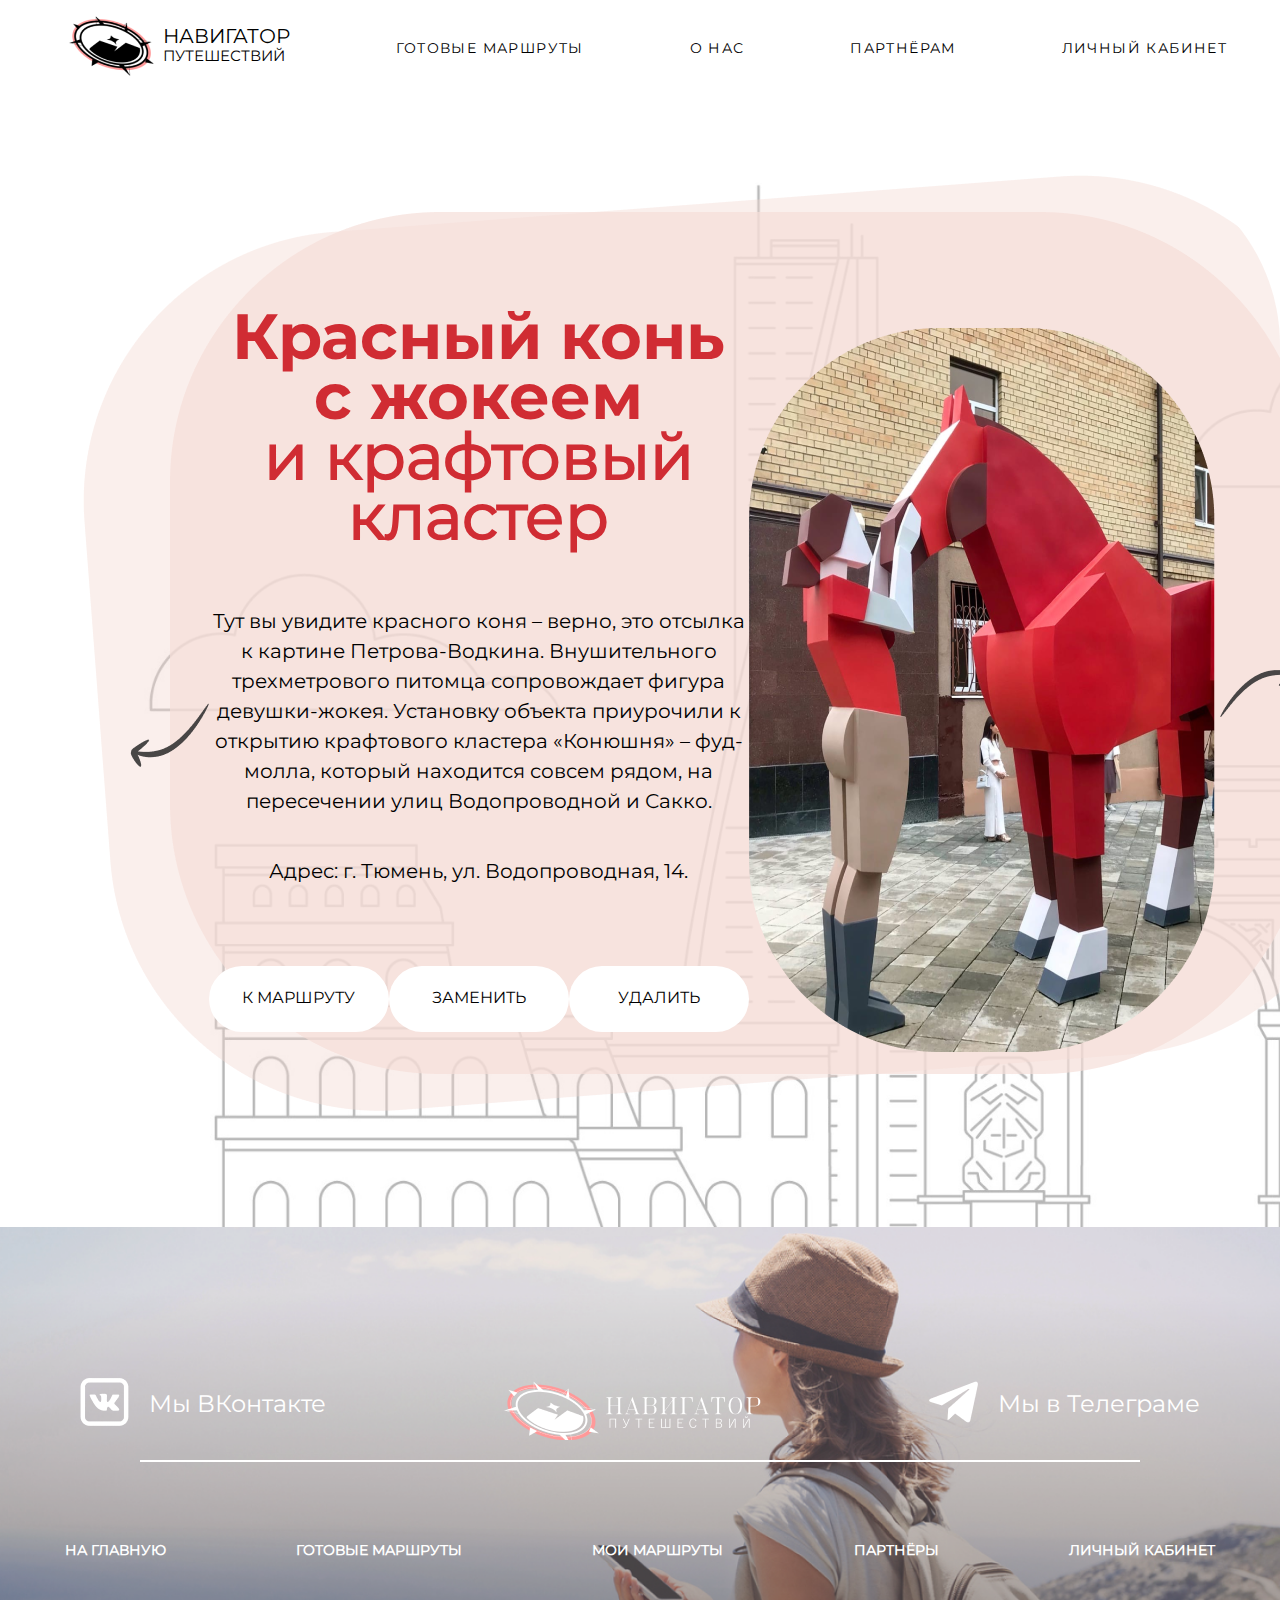
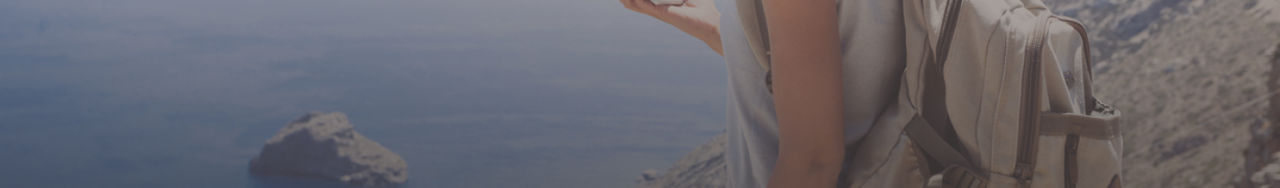
<file: routes/tyumen/unusual_tyumen/art_tymen.html>
<!DOCTYPE html>
<html lang="en">

<head>
    <meta charset="UTF-8">
    <meta http-equiv="X-UA-Compatible" content="IE=edge">
    <meta name="viewport" content="width=device-width, initial-scale=1.0">
    <title>Куда сходить в Тюмени, готовые маршруты: фигура красного коня</title>
    <meta name="keywords" content="Скульптуры Тюмени, арт-объекты Тюмени, памятники Тюмени">
    <meta name="description"
        content="Фигура красного коня с жокеем – необычный арт-объект, располагающийся на Водопроводной улице в Тюмни возле кластера «Конюшня»." />
    <link rel="shortcut icon" href="../../../img/logo_card_1.png" type="image/x-icon">
    <link rel="stylesheet" href="../../../css/the_route_object_next.css">
    <link rel="stylesheet" href="../../../css/footer.css">
    <script src="https://yastatic.net/share2/share.js" defer></script>
    <!-- Yandex.Metrika counter -->
    <script type="text/javascript">
        (function (m, e, t, r, i, k, a) {
            m[i] = m[i] || function () { (m[i].a = m[i].a || []).push(arguments) };
            m[i].l = 1 * new Date();
            for (var j = 0; j < document.scripts.length; j++) { if (document.scripts[j].src === r) { return; } }
            k = e.createElement(t), a = e.getElementsByTagName(t)[0], k.async = 1, k.src = r, a.parentNode.insertBefore(k, a)
        })
            (window, document, "script", "https://mc.yandex.ru/metrika/tag.js", "ym");

        ym(91458664, "init", {
            clickmap: true,
            trackLinks: true,
            accurateTrackBounce: true,
            webvisor: true
        });
    </script>
    <noscript>
        <div><img src="https://mc.yandex.ru/watch/91458664" style="position:absolute; left:-9999px;" alt="" /></div>
    </noscript>
    <!-- /Yandex.Metrika counter -->
</head>

<body>
    <header class="header">
        <div class="container">
            <div class="header_menu">
                <ul class="menu_list">
                    <li class="menu_item">
                        <div class="logo"><a href="../../../index.html" class="link_logo"><img
                                    src="../../../img/logo_card_1.png" alt="no img" class="img_1">
                                <div class="text_logo">
                                    <p style="font-weight: 500; font-size: 20px; line-height: 30px; color: #000000;">
                                        НАВИГАТОР</p>
                                    <p style="font-weight: 400; font-size: 15px; line-height: 10px; color: #000000;">
                                        ПУТЕШЕСТВИЙ</p>
                                </div>
                            </a></div>
                    </li>
                    <li class="menu_item"><a href="../../../ready-made_routes.html" class="menu_link">Готовые
                            маршруты</a>
                    </li>
                    <li class="menu_item"><a href="../../../index.html#difference" class="menu_link">О нас</a></li>
                    <li class="menu_item"><a href="#" class="menu_link">Партнёрам</a></li>
                    <li class="menu_item"><a href="#" class="menu_link">Личный кабинет</a></li>
                </ul>
            </div>
        </div>
    </header>

    <main class="main">

        <div class="container">
            <div class="card_content">
                <div class="card_content_left">
                    <div class="next"><a href="./bulvar.html"><img src="../../../img/strelka_pred.png" alt=""></a></div>
                    <div class="wrap_content_left">
                        <h2 class="card_h2_1"
                            style=" color: rgba(208, 44, 51, 1); font-weight: 800; font-size: 64px; line-height: 60px; font-family: 'Montserrat_bold';">
                            Красный конь с жокеем</h2>
                        <h2 class="card_h2_1"
                            style="color: rgba(208, 44, 51, 1); font-size: 64px; line-height: 60px; font-family: 'Montserrat';">
                            и крафтовый кластер</h2>

                        <p class="text_card_1" style="padding-top: 60px;">Тут вы увидите красного коня – верно, это
                            отсылка к картине Петрова-Водкина. Внушительного трехметрового питомца сопровождает фигура
                            девушки-жокея. Установку объекта приурочили к открытию крафтового кластера «Конюшня» –
                            фуд-молла, который находится совсем рядом, на пересечении улиц Водопроводной и Сакко.</p>
                        <div class="link_card">
                            <p class="text_card_2" style="padding-top: 40px;">Адрес: г. Тюмень, ул. Водопроводная, 14.
                            <div class="ya-share2" data-services="vkontakte,odnoklassniki,telegram"></div>
                            </p>
                        </div>

                        <div class="navigation">

                            <ul class="navigation_list">
                                <li class="navigation_item">
                                    <a href="./the_route_is_unusual_tyumen.html" class="navigation_link">К МАРШРУТУ</a>
                                </li>
                                <li class="navigation_item">
                                    <a href="#" class="navigation_link">ЗАМЕНИТЬ</a>
                                </li>
                                <li class="navigation_item">
                                    <a href="#" class="navigation_link">УДАЛИТЬ</a>
                                </li>
                            </ul>
                        </div>
                    </div>
                </div>
                <div class="card_content_right">
                    <div><img src="../../../img/art_tymen.png" alt="no img"></div>
                    <div class="next"><a href="./bridge_of_lovers_Tyumen.html"><img src="../../../img/strelka_next.png"
                                alt=""></a></div>
                </div>
            </div>
        </div>
    </main>
    <footer>
        <section class="footer">
            <div class="container">
                <ul class="footer_content_top">
                    <li class='footer_content_link'>
                        <a href="https://vk.com/public216475449"><img src="../../../img/Rectangle 586.png"
                                alt="no img"></a>
                        <a href="https://vk.com/public216475449" class='footer_content_link_text'>Мы ВКонтакте</a>
                    </li>
                    <li>
                        <a href="../../../index.html"><img src="../../../img/logo_footer.png" alt="no img"></a>
                    </li>
                    <li class='footer_content_link'>
                        <a href="#"><img src="../../../img/image 39.png" alt="no img"></a>
                        <a href="#" class='footer_content_link_text'>
                            Мы в Телеграме
                        </a>
                    </li>
                </ul>
            </div>
            <div class="bottom"></div>
            <div class="footer_menu">
                <div class="container">
                    <ul class="menu_list_footer">
                        <li class="menu_item_footer"><a href="../../../index.html" class="menu_link_footer">На
                                главную</a>
                        </li>
                        <li class="menu_item_footer"><a href="../../../ready-made_routes.html"
                                class="menu_link_footer">Готовые
                                маршруты</a>
                        </li>
                        <li class="menu_item_footer"><a href="#" class="menu_link_footer">Мои маршруты</a></li>
                        <li class="menu_item_footer"><a href="#" class="menu_link_footer">Партнёры</a></li>
                        <li class="menu_item_footer"><a href="#" class="menu_link_footer">Личный кабинет</a></li>
                    </ul>
                </div>
            </div>
        </section>
    </footer>
</body>

</html>
</file>
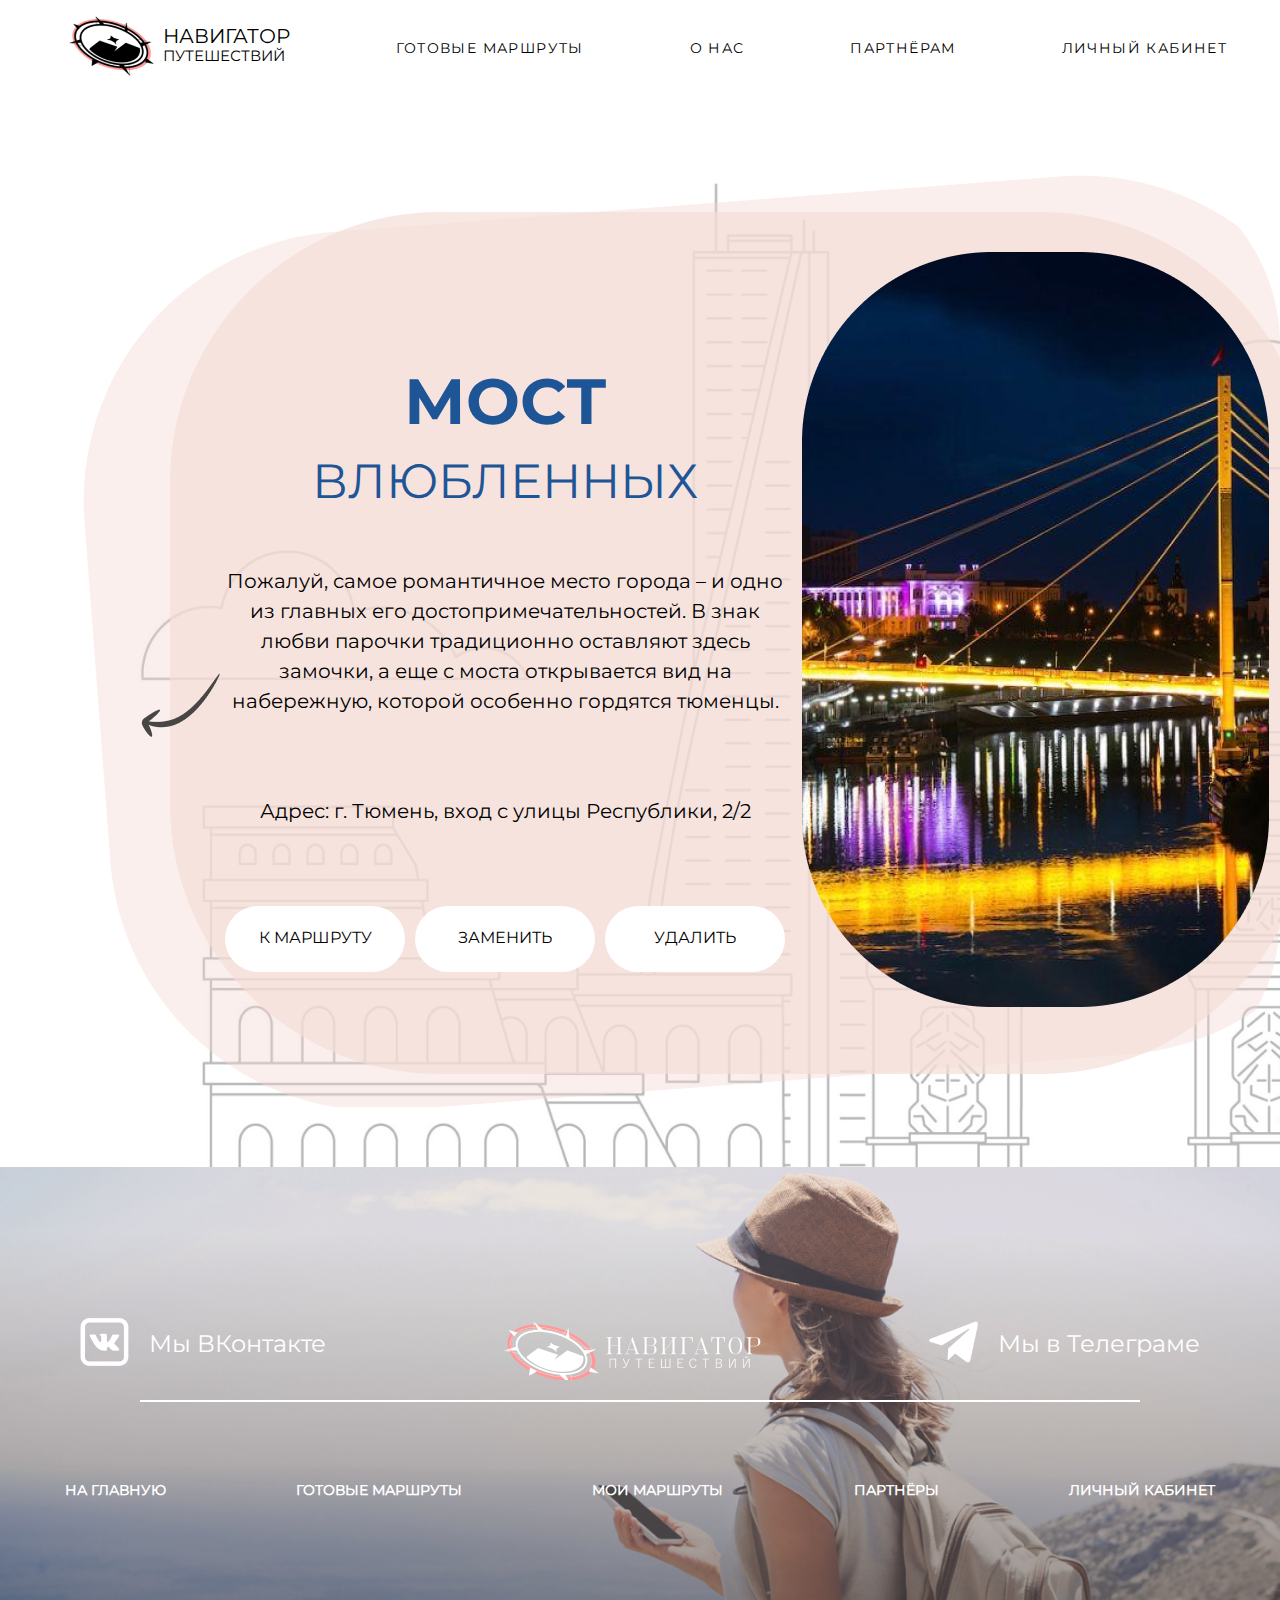
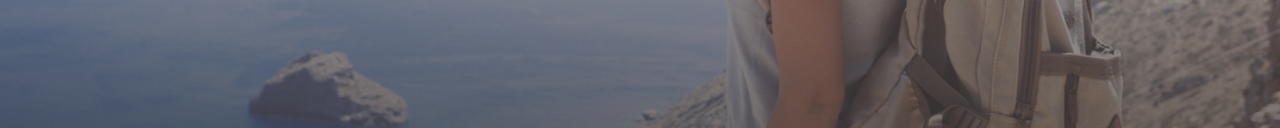
<file: routes/tyumen/unusual_tyumen/bridge_of_lovers_Tyumen.html>
<!DOCTYPE html>
<html lang="en">

<head>
    <meta charset="UTF-8">
    <meta http-equiv="X-UA-Compatible" content="IE=edge">
    <meta name="viewport" content="width=device-width, initial-scale=1.0">
    <title>Куда сходить в Тюмени, готовые маршруты: мост влюбленных</title>
    <meta name="keywords"
        content="Красивые места Тюмени, куда сходить на свидание в Тюмени, мост влюбленных в Тюмени, мосты Тюмени">
    <meta name="description"
        content="Мост влюбленных – одно из самых романтичных мест Тюмени. Тут можно не только провести свидание, но и погулять, любуясь Турой и набережной." />
    <link rel="shortcut icon" href="../../../img/logo_card_1.png" type="image/x-icon">
    <link rel="stylesheet" href="../../../css/the_route_object_finish.css">
    <link rel="stylesheet" href="../../../css/footer.css">
    <script src="https://yastatic.net/share2/share.js" defer></script>
    <!-- Yandex.Metrika counter -->
    <script type="text/javascript">
        (function (m, e, t, r, i, k, a) {
            m[i] = m[i] || function () { (m[i].a = m[i].a || []).push(arguments) };
            m[i].l = 1 * new Date();
            for (var j = 0; j < document.scripts.length; j++) { if (document.scripts[j].src === r) { return; } }
            k = e.createElement(t), a = e.getElementsByTagName(t)[0], k.async = 1, k.src = r, a.parentNode.insertBefore(k, a)
        })
            (window, document, "script", "https://mc.yandex.ru/metrika/tag.js", "ym");

        ym(91458664, "init", {
            clickmap: true,
            trackLinks: true,
            accurateTrackBounce: true,
            webvisor: true
        });
    </script>
    <noscript>
        <div><img src="https://mc.yandex.ru/watch/91458664" style="position:absolute; left:-9999px;" alt="" /></div>
    </noscript>
    <!-- /Yandex.Metrika counter -->
</head>

<body>
    <header class="header">
        <div class="container">
            <div class="header_menu">
                <ul class="menu_list">
                    <li class="menu_item">
                        <div class="logo"><a href="../../../index.html" class="link_logo"><img
                                    src="../../../img/logo_card_1.png" alt="no img" class="img_1">
                                <div class="text_logo">
                                    <p style="font-weight: 500; font-size: 20px; line-height: 30px; color: #000000;">
                                        НАВИГАТОР</p>
                                    <p style="font-weight: 400; font-size: 15px; line-height: 10px; color: #000000;">
                                        ПУТЕШЕСТВИЙ</p>
                                </div>
                            </a></div>
                    </li>
                    <li class="menu_item"><a href="../../../ready-made_routes.html" class="menu_link">Готовые
                            маршруты</a>
                    </li>
                    <li class="menu_item"><a href="../../../index.html#difference" class="menu_link">О нас</a></li>
                    <li class="menu_item"><a href="#" class="menu_link">Партнёрам</a></li>
                    <li class="menu_item"><a href="#" class="menu_link">Личный кабинет</a></li>
                </ul>
            </div>
        </div>
    </header>

    <main class="main">

        <div class="container">
            <div class="card_content">
                <div class="card_content_left">
                    <div class="next"><a href="./art_tymen.html"><img src="../../../img/strelka_pred.png" alt=""></a>
                    </div>
                    <div class="wrap_content_left">
                        <h2 class="card_h2_1"
                            style="font-style: bold; font-weight: 800; font-size: 64px; line-height: 30px; color: #1E5596; padding-top: 80px; font-family: 'Montserrat_bold'">
                            МОСТ
                        </h2>
                        <h2 class="card_h2_2"
                            style="font-style: normal; font-weight: 500; font-size: 48px; line-height: 30px; color: #1E5596;">
                            ВЛЮБЛЕННЫХ</h2>

                        <p class="text_card_1">Пожалуй, самое романтичное место города – и одно из главных его
                            достопримечательностей. В знак любви парочки традиционно оставляют здесь замочки, а еще с
                            моста открывается вид на набережную, которой особенно гордятся тюменцы.</p>
                        <p class="text_card_2" style="padding-top: 80px;">Адрес: г. Тюмень, вход с улицы Республики, 2/2
                        <div class="ya-share2" data-services="vkontakte,odnoklassniki,telegram"></div>
                        </p>

                        <div class="navigation">

                            <ul class="navigation_list">
                                <li class="navigation_item">
                                    <a href="./the_route_is_unusual_tyumen.html" class="navigation_link">К МАРШРУТУ</a>
                                </li>
                                <li class="navigation_item">
                                    <a href="#" class="navigation_link">ЗАМЕНИТЬ</a>
                                </li>
                                <li class="navigation_item">
                                    <a href="#" class="navigation_link">УДАЛИТЬ</a>
                                </li>
                            </ul>
                        </div>
                    </div>
                </div>
                <div class="card_content_right" style="padding-top: 0;">
                    <div><img src="../../../img/most_tymen.png" alt="no img"></div>
                </div>
            </div>
        </div>
    </main>
    <footer>
        <section class="footer">
            <div class="container">
                <ul class="footer_content_top">
                    <li class='footer_content_link'>
                        <a href="https://vk.com/public216475449"><img src="../../../img/Rectangle 586.png"
                                alt="no img"></a>
                        <a href="https://vk.com/public216475449" class='footer_content_link_text'>Мы ВКонтакте</a>
                    </li>
                    <li>
                        <a href="../../../index.html"><img src="../../../img/logo_footer.png" alt="no img"></a>
                    </li>
                    <li class='footer_content_link'>
                        <a href="#"><img src="../../../img/image 39.png" alt="no img"></a>
                        <a href="#" class='footer_content_link_text'>
                            Мы в Телеграме
                        </a>
                    </li>
                </ul>
            </div>
            <div class="bottom"></div>
            <div class="footer_menu">
                <div class="container">
                    <ul class="menu_list_footer">
                        <li class="menu_item_footer"><a href="../../../index.html" class="menu_link_footer">На
                                главную</a>
                        </li>
                        <li class="menu_item_footer"><a href="../../../ready-made_routes.html"
                                class="menu_link_footer">Готовые
                                маршруты</a>
                        </li>
                        <li class="menu_item_footer"><a href="#" class="menu_link_footer">Мои маршруты</a></li>
                        <li class="menu_item_footer"><a href="#" class="menu_link_footer">Партнёры</a></li>
                        <li class="menu_item_footer"><a href="#" class="menu_link_footer">Личный кабинет</a></li>
                    </ul>
                </div>
            </div>
        </section>
    </footer>
</body>

</html>
</file>
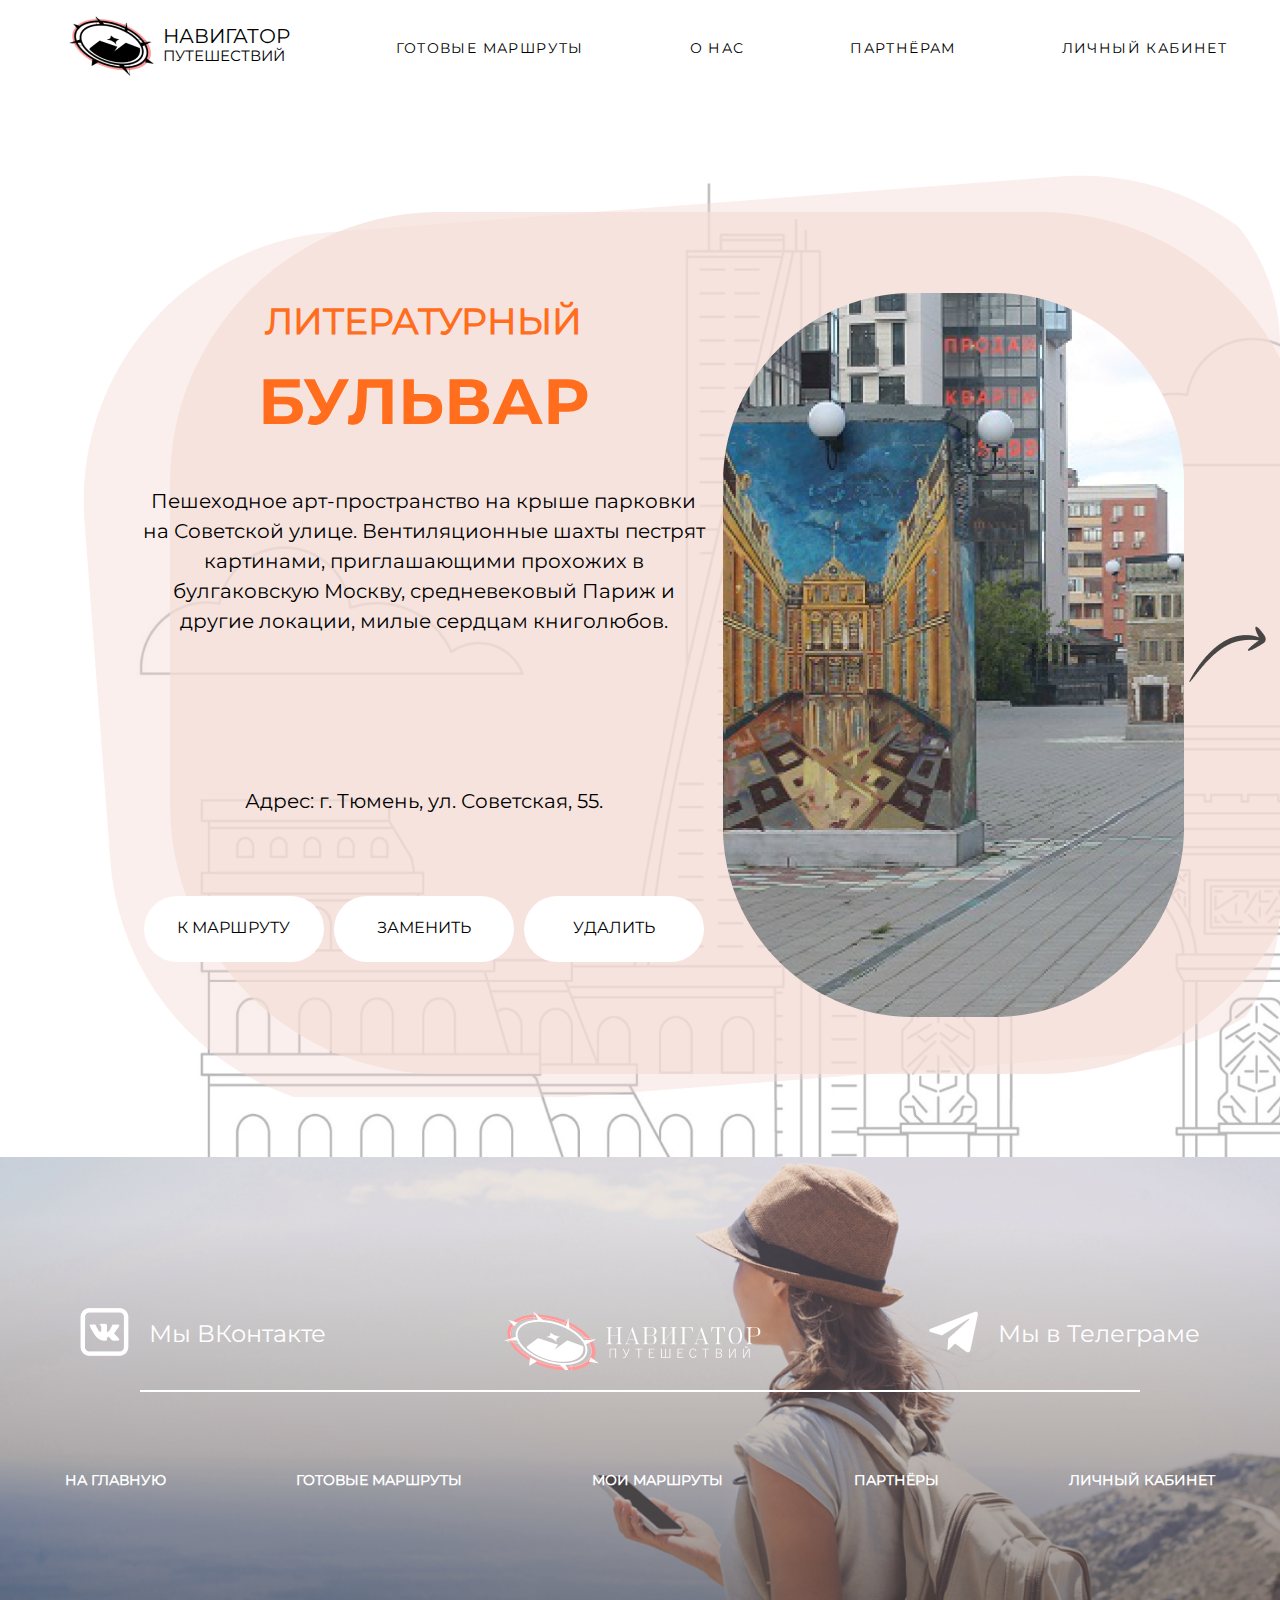
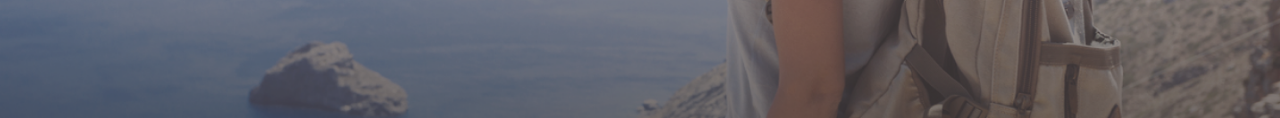
<file: routes/tyumen/unusual_tyumen/bulvar.html>
<!DOCTYPE html>
<html lang="en">

<head>
    <meta charset="UTF-8">
    <meta http-equiv="X-UA-Compatible" content="IE=edge">
    <meta name="viewport" content="width=device-width, initial-scale=1.0">
    <title>Куда сходить в Тюмени, готовые маршруты: Литературный бульвар</title>
    <meta name="keywords"
        content="Арт-объекты Тюмени, арт-пространства Тюмени, Литературный бульвар в Тюмени, необычные места Тюмени">
    <meta name="description"
        content="Литературный бульвар – одна из главных достопримечательностей Тюмени. Это модный арт-объект в центре города, куда можно попасть бесплатно." />
    <link rel="shortcut icon" href="../../../img/logo_card_1.png" type="image/x-icon">
    <link rel="stylesheet" href="../../../css/the_route_object_start.css">
    <link rel="stylesheet" href="../../../css/footer.css">
    <script src="https://yastatic.net/share2/share.js" defer></script>
    <!-- Yandex.Metrika counter -->
    <script type="text/javascript">
        (function (m, e, t, r, i, k, a) {
            m[i] = m[i] || function () { (m[i].a = m[i].a || []).push(arguments) };
            m[i].l = 1 * new Date();
            for (var j = 0; j < document.scripts.length; j++) { if (document.scripts[j].src === r) { return; } }
            k = e.createElement(t), a = e.getElementsByTagName(t)[0], k.async = 1, k.src = r, a.parentNode.insertBefore(k, a)
        })
            (window, document, "script", "https://mc.yandex.ru/metrika/tag.js", "ym");

        ym(91458664, "init", {
            clickmap: true,
            trackLinks: true,
            accurateTrackBounce: true,
            webvisor: true
        });
    </script>
    <noscript>
        <div><img src="https://mc.yandex.ru/watch/91458664" style="position:absolute; left:-9999px;" alt="" /></div>
    </noscript>
    <!-- /Yandex.Metrika counter -->
</head>

<body>
    <header class="header">
        <div class="container">
            <div class="header_menu">
                <ul class="menu_list">
                    <li class="menu_item">
                        <div class="logo"><a href="../../../index.html" class="link_logo"><img
                                    src="../../../img/logo_card_1.png" alt="no img" class="img_1">
                                <div class="text_logo">
                                    <p style="font-weight: 500; font-size: 20px; line-height: 30px; color: #000000;">
                                        НАВИГАТОР</p>
                                    <p style="font-weight: 400; font-size: 15px; line-height: 10px; color: #000000;">
                                        ПУТЕШЕСТВИЙ</p>
                                </div>
                            </a></div>
                    </li>
                    <li class="menu_item"><a href="../../../ready-made_routes.html" class="menu_link">Готовые
                            маршруты</a>
                    </li>
                    <li class="menu_item"><a href="../../../index.html#difference" class="menu_link">О нас</a></li>
                    <li class="menu_item"><a href="#" class="menu_link">Партнёрам</a></li>
                    <li class="menu_item"><a href="#" class="menu_link">Личный кабинет</a></li>
                </ul>
            </div>
        </div>
    </header>

    <main class="main">

        <div class="container">
            <div class="card_content">
                <div class="card_content_left">
                    <h2 class="card_h2_1">ЛИТЕРАТУРНЫЙ</h2>
                    <h2 class="card_h2_2" style="font-family: 'Montserrat_bold'">БУЛЬВАР</h2>

                    <p class="text_card_1">Пешеходное арт-пространство на крыше парковки на Советской улице.
                        Вентиляционные шахты пестрят картинами, приглашающими прохожих в булгаковскую Москву,
                        средневековый Париж и другие локации, милые сердцам книголюбов.</p>
                    <p class="text_card_2">Адрес: г. Тюмень, ул. Советская, 55.
                    <div class="ya-share2" data-services="vkontakte,odnoklassniki,telegram"></div>
                    </p>

                    <div class="navigation">

                        <ul class="navigation_list">
                            <li class="navigation_item">
                                <a href="./the_route_is_unusual_tyumen.html" class="navigation_link">К МАРШРУТУ</a>
                            </li>
                            <li class="navigation_item">
                                <a href="#" class="navigation_link">ЗАМЕНИТЬ</a>
                            </li>
                            <li class="navigation_item">
                                <a href="#" class="navigation_link">УДАЛИТЬ</a>
                            </li>
                        </ul>
                    </div>
                </div>
                <div class="card_content_right">
                    <div><img src="../../../img/bulvar.png" alt="no img"></div>
                    <div class="next"><a href="./art_tymen.html"><img src="../../../img/strelka_next.png" alt=""></a>
                    </div>
                </div>
            </div>
        </div>
    </main>
    <footer>
        <section class="footer">
            <div class="container">
                <ul class="footer_content_top">
                    <li class='footer_content_link'>
                        <a href="https://vk.com/public216475449"><img src="../../../img/Rectangle 586.png" alt="no img"></a>
                        <a href="https://vk.com/public216475449" class='footer_content_link_text'>Мы ВКонтакте</a>
                    </li>
                    <li>
                        <a href="../../../index.html"><img src="../../../img/logo_footer.png" alt="no img"></a>
                    </li>
                    <li class='footer_content_link'>
                        <a href="#"><img src="../../../img/image 39.png" alt="no img"></a>
                        <a href="#" class='footer_content_link_text'>
                            Мы в Телеграме
                        </a>
                    </li>
                </ul>
            </div>
            <div class="bottom"></div>
            <div class="footer_menu">
                <div class="container">
                    <ul class="menu_list_footer">
                        <li class="menu_item_footer"><a href="../../../index.html" class="menu_link_footer">На
                                главную</a>
                        </li>
                        <li class="menu_item_footer"><a href="../../../ready-made_routes.html"
                                class="menu_link_footer">Готовые
                                маршруты</a>
                        </li>
                        <li class="menu_item_footer"><a href="#" class="menu_link_footer">Мои маршруты</a></li>
                        <li class="menu_item_footer"><a href="#" class="menu_link_footer">Партнёры</a></li>
                        <li class="menu_item_footer"><a href="#" class="menu_link_footer">Личный кабинет</a></li>
                    </ul>
                </div>
            </div>
        </section>
    </footer>
</body>

</html>
</file>
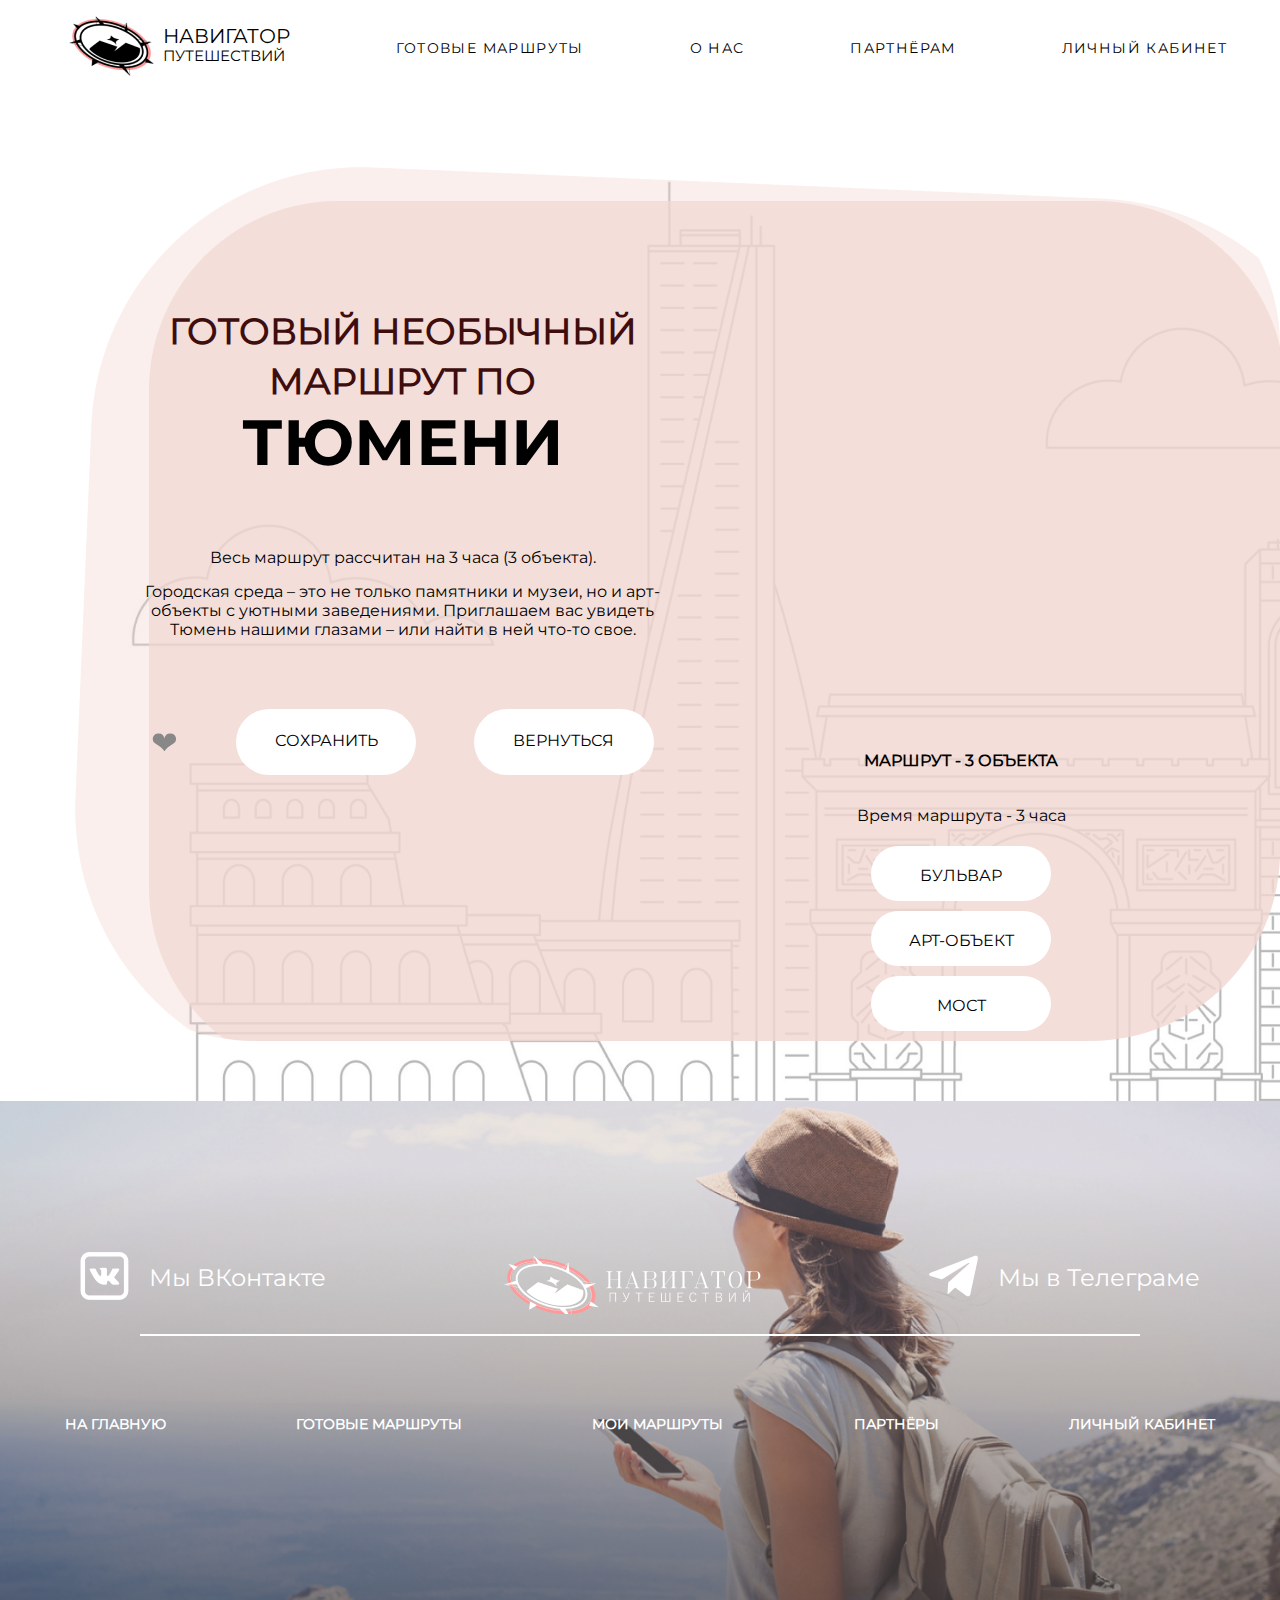
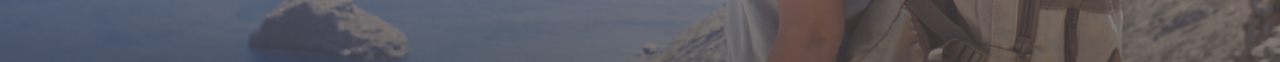
<file: routes/tyumen/unusual_tyumen/the_route_is_unusual_tyumen.html>
<!DOCTYPE html>
<html lang="en">

<head>
    <meta charset="UTF-8">
    <meta http-equiv="X-UA-Compatible" content="IE=edge">
    <meta name="viewport" content="width=device-width, initial-scale=1.0">
    <title>Куда сходить в Тюмени, готовые маршруты: Travel Navigator</title>
    <meta name="keywords"
        content="Куда сходить в Тюмени, экскурсия по Тюмени, маршрут по Тюмени, достопримечательности Тюмени, отдых в Тюмени, отпуск в Тюмени">
    <meta name="description"
        content="Достопримечательности Тюмени: предлагаем готовые маршруты или создаем новые по вашим критериям. Рассказываем, куда сходить в Тюмени.">
    <link rel="shortcut icon" href="../../../img/logo_card_1.png" type="image/x-icon">
    <link rel="stylesheet" href="../../../css/the_route.css">
    <link rel="stylesheet" href="../../../css/footer.css">
    <!-- Yandex.Metrika counter -->
    <script type="text/javascript">
        (function (m, e, t, r, i, k, a) {
            m[i] = m[i] || function () { (m[i].a = m[i].a || []).push(arguments) };
            m[i].l = 1 * new Date();
            for (var j = 0; j < document.scripts.length; j++) { if (document.scripts[j].src === r) { return; } }
            k = e.createElement(t), a = e.getElementsByTagName(t)[0], k.async = 1, k.src = r, a.parentNode.insertBefore(k, a)
        })
            (window, document, "script", "https://mc.yandex.ru/metrika/tag.js", "ym");

        ym(91458664, "init", {
            clickmap: true,
            trackLinks: true,
            accurateTrackBounce: true,
            webvisor: true
        });
    </script>
    <noscript>
        <div><img src="https://mc.yandex.ru/watch/91458664" style="position:absolute; left:-9999px;" alt="" /></div>
    </noscript>
    <!-- /Yandex.Metrika counter -->
    <script src="https://api-maps.yandex.ru/2.1/?apikey=95509bbe-d697-4f65-8614-e4b67e8735ae&lang=ru_RU"
        type="text/javascript">
        </script>
    <script src="../../../js/icon_customImage.js" type="text/javascript"></script>

</head>

<body>
    <header class="header">
        <div class="container">
            <div class="header_menu">
                <ul class="menu_list">
                    <li class="menu_item">
                        <div class="logo"><a href="../../../index.html" class="link_logo"><img
                                    src="../../../img/logo_card_1.png" alt="no img" class="img_1">
                                <div class="text_logo">
                                    <p style="font-weight: 500; font-size: 20px; line-height: 30px; color: #000000;">
                                        НАВИГАТОР</p>
                                    <p style="font-weight: 400; font-size: 15px; line-height: 10px; color: #000000;">
                                        ПУТЕШЕСТВИЙ</p>
                                </div>
                            </a></div>
                    </li>
                    <li class="menu_item"><a href="../../../ready-made_routes.html" class="menu_link">Готовые
                            маршруты</a>
                    </li>
                    <li class="menu_item"><a href="../../../index.html#difference" class="menu_link">О нас</a></li>
                    <li class="menu_item"><a href="#" class="menu_link">Партнёрам</a></li>
                    <li class="menu_item"><a href="#" class="menu_link">Личный кабинет</a></li>
                </ul>
            </div>
        </div>
    </header>
    <main class="main">
        <div class="container">
            <div class="card_content">
                <div class="card_content_left">
                    <h2 class="card_h2_1">ГОТОВЫЙ НЕОБЫЧНЫЙ</h2>
                    <h2 class="card_h2_1">МАРШРУТ ПО</h2>
                    <h2 class="card_h1" style="font-family: 'Montserrat_bold'">ТЮМЕНИ</h2>

                    <p class="text_card_1">Весь маршрут рассчитан на 3 часа (3 объекта).</p>
                    <p class="text_card_2">Городская среда – это не только памятники и музеи, но и арт-объекты с уютными
                        заведениями. Приглашаем вас увидеть Тюмень нашими глазами – или найти в ней что-то свое.
                    </p>

                    <div class="navigation">

                        <ul class="navigation_list">
                            <input id="toggle-heart" type="checkbox" />
                            <label for="toggle-heart" aria-label="like">❤</label>
                            <li class="navigation_item">
                                <a href="#" class="navigation_link">СОХРАНИТЬ</a>
                            </li>
                            <li class="navigation_item">
                                <a onclick="javascript:history.back(); return false;" class="navigation_link"
                                    style="cursor: pointer;">ВЕРНУТЬСЯ</a>
                            </li>
                        </ul>
                    </div>
                </div>
                <div class="card_content_right">
                    <!-- <div><img src="../../../img/carta_tymen.png" alt="no img"></div> -->
                    <div id="map"></div>
                    <div class="right_tex_1">Маршрут - 3 объекта</div>
                    <div class="right_text_2">Время маршрута - 3 часа</div>
                    <div class="navigation_right">
                        <ul class="navigation_list_right">
                            <li class="navigation_item_right"><a href="./bulvar.html"
                                    class="navigation_link_right">БУЛЬВАР</a>
                            </li>
                            <li class="navigation_item_right">
                                <a href="./art_tymen.html" class="navigation_link_right">АРТ-ОБЪЕКТ</a>
                            </li>
                            <li class="navigation_item_right">
                                <a href="./bridge_of_lovers_Tyumen.html" class="navigation_link_right">МОСТ</a>
                            </li>
                        </ul>
                    </div>
                </div>
            </div>
        </div>
    </main>
    <footer>
        <section class="footer">
            <div class="container">
                <ul class="footer_content_top">
                    <li class='footer_content_link'>
                        <a href="https://vk.com/public216475449"><img src="../../../img/Rectangle 586.png"
                                alt="no img"></a>
                        <a href="https://vk.com/public216475449" class='footer_content_link_text'>Мы ВКонтакте</a>
                    </li>
                    <li>
                        <a href="../../../index.html"><img src="../../../img/logo_footer.png" alt="no img"></a>
                    </li>
                    <li class='footer_content_link'>
                        <a href="#"><img src="../../../img/image 39.png" alt="no img"></a>
                        <a href="#" class='footer_content_link_text'>
                            Мы в Телеграме
                        </a>
                    </li>
                </ul>
            </div>
            <div class="bottom"></div>
            <div class="footer_menu">
                <div class="container">
                    <ul class="menu_list_footer">
                        <li class="menu_item_footer"><a href="../../../index.html" class="menu_link_footer">На
                                главную</a>
                        </li>
                        <li class="menu_item_footer"><a href="../../../ready-made_routes.html"
                                class="menu_link_footer">Готовые
                                маршруты</a>
                        </li>
                        <li class="menu_item_footer"><a href="#" class="menu_link_footer">Мои маршруты</a></li>
                        <li class="menu_item_footer"><a href="#" class="menu_link_footer">Партнёры</a></li>
                        <li class="menu_item_footer"><a href="#" class="menu_link_footer">Личный кабинет</a></li>
                    </ul>
                </div>
            </div>
        </section>
    </footer>
</body>

</html>
</file>
<file: css/the_route_object_next.css>
@font-face {
    font-family: 'Montserrat';
    src: url('../fonts/Montserrat/Montserrat-VariableFont_wght.ttf');
    font-weight: normal;
    font-style: normal;
}

@font-face {
    font-family: 'Montserrat_bold';
    src: url('../fonts/Montserrat/static/Montserrat-Bold.ttf');
    font-weight: normal;
    font-style: normal;
}

* {
    margin: 0;
    padding: 0;

}

body {
    font-family: 'Montserrat';
    color: rgba(0, 0, 0, 1);
}

.container {
    max-width: 1366px;
    margin: 0 auto;
}

/* header */


.menu_list {
    display: flex;
    justify-content: space-around;
    text-decoration: none;
    list-style: none;
    align-items: center;

}

.menu_link {
    text-decoration: none;
    text-align: center;
    color: #000000;
    font-size: 14px;
    line-height: 96px;
    text-transform: uppercase;
    letter-spacing: 0.1em;

}

.link_logo {
    display: flex;
    text-decoration: none;
}

.logo {
    margin-bottom: 10px;
}

.text_logo {
    padding-top: 10px;
}

.img_1 {
    animation: img_1 5s infinite;
}

@-moz-keyframes img_1 {
    100% {
        -moz-transform: rotateY(360deg);
    }
}

@-webkit-keyframes img_1 {
    100% {
        -webkit-transform: rotateY(360deg);
    }
}

@keyframes img_1 {
    100% {
        -webkit-transform: rotateY(360deg);
        transform: rotateY(360deg);
    }
}

/* main */



.main {
    background-image: url('../img/fon_card.jpg');
    background-repeat: no-repeat;
    background-size: cover;
    padding-bottom: 60px;
}

.card_content {
    margin-top: 60px;
    background-image: url('../img/fon_card_3.png');
    background-repeat: no-repeat;
    max-width: auto;
    min-height: 130%;
    border-radius: 189px;
    display: flex;
    justify-content: space-evenly;
    margin-left: 5%;
}

.card_content_left {
    display: flex;
    align-items: center;
    padding-top: 150px;
    text-align: center;
    padding-left: 5%;
}

.card_h2_1 {
    font-weight: 600;
    font-size: 36px;
    line-height: 30px;
    color: rgba(255, 109, 29, 1);
}

.card_h2_2 {
    font-weight: 800;
    font-size: 64px;
    line-height: 30px;
    color: rgba(255, 109, 29, 1);
    padding-top: 50px;
}

.text_card_1,
.text_card_2 {
    max-width: 570px;
    font-weight: 400;
    font-size: 20px;
    line-height: 30px;
}

.text_card_1 {
    padding-top: 70px;
}

.text_card_2 {
    padding-top: 150px;
    align-items: center;
}

/* .link_card {
    display: flex;
    align-items: flex-end;
} */

.ya-share2 {
    padding-top: 10px;
}

.navigation {
    padding-top: 70px;
    padding-bottom: 135px;
}

.navigation_list {
    display: flex;
    flex-direction: row;
    justify-content: space-around;
    list-style: none;


}

.navigation_link {
    text-decoration: none;
    color: #000000;
    margin: 0 auto;
    margin-top: 22px;
    display: block;

}

.navigation_item {
    border-radius: 60px;
    background-color: #FFFF;
    width: 180px;
    height: 66px;
}

.navigation_item:hover {
    background-color: rgba(255, 182, 142, 1);
}

.card_content_right {
    display: flex;
    align-items: center;
    padding-top: 60px;
}

.next {
    padding-left: 5px;
}
</file>
<file: css/footer.css>
/* footer */

.footer {
    background-image: url('../img/footer.png');
    max-width: 100%;
    background-repeat: no-repeat;
    background-size: cover;
    background-color: #eeeeee;

}

.footer_content_top {
    list-style: none;
    display: flex;
    justify-content: space-around;
    padding-top: 135px;
    align-items: center;

}

.footer_content_link {
    display: flex;
    align-items: center;
}

.menu_list_footer {
    display: flex;
    justify-content: space-around;
    text-decoration: none;
    list-style: none;
    align-items: center;
    font-weight: 500;
    font-size: 14px;
    line-height: 96px;
    text-transform: uppercase;
    padding-bottom: 190px;
}

.menu_link_footer {
    text-decoration: none;
    text-align: center;
    color: rgb(255, 255, 255);
    font-weight: bold;
}

.footer_content_link_text {
    /* display: flex; */
    align-items: center;
    text-decoration: none;
    color: rgb(255, 255, 255);
    font-weight: 500;
    font-size: 24px;
    line-height: 30px;
    padding-left: 20px;
}

.bottom {
    border-bottom: 2px solid rgba(255, 255, 255, 1);
    width: 1000px;
    margin: 0 auto;
    padding-top: 15px;
}

.footer_menu {
    padding-top: 40px;
}

.menu_item_footer {
    font-size: 14px;
    line-height: 96px;
}

.menu_link_footer:hover,
.footer_content_link_text:hover {
    color: rgb(50, 49, 49);
}
</file>
<file: css/the_route_object_finish.css>
@font-face {
    font-family: 'Montserrat';
    src: url('../fonts/Montserrat/Montserrat-VariableFont_wght.ttf');
    font-weight: normal;
    font-style: normal;
}

@font-face {
    font-family: 'Montserrat_bold';
    src: url('../fonts/Montserrat/static/Montserrat-Bold.ttf');
    font-weight: normal;
    font-style: normal;
}

* {
    margin: 0;
    padding: 0;

}

body {
    font-family: 'Montserrat';
    color: rgba(0, 0, 0, 1);
}

.container {
    max-width: 1366px;
    margin: 0 auto;
}

/* header */


.menu_list {
    display: flex;
    justify-content: space-around;
    text-decoration: none;
    list-style: none;
    align-items: center;

}

.menu_link {
    text-decoration: none;
    text-align: center;
    color: #000000;
    font-size: 14px;
    line-height: 96px;
    text-transform: uppercase;
    letter-spacing: 0.1em;

}

.link_logo {
    display: flex;
    text-decoration: none;
}

.logo {
    margin-bottom: 10px;
}

.text_logo {
    padding-top: 10px;
}

.img_1 {
    animation: img_1 5s infinite;
}

@-moz-keyframes img_1 {
    100% {
        -moz-transform: rotateY(360deg);
    }
}

@-webkit-keyframes img_1 {
    100% {
        -webkit-transform: rotateY(360deg);
    }
}

@keyframes img_1 {
    100% {
        -webkit-transform: rotateY(360deg);
        transform: rotateY(360deg);
    }
}

/* main */



.main {
    background-image: url('../img/fon_card.jpg');
    background-repeat: no-repeat;
    background-size: cover;
    padding-bottom: 60px;
}

.card_content {
    margin-top: 60px;
    background-image: url('../img/fon_card_3.png');
    background-repeat: no-repeat;
    max-width: auto;
    min-height: 130%;
    border-radius: 189px;
    display: flex;
    justify-content: space-evenly;
    margin-left: 5%;
}

.card_content_left {
    display: flex;
    align-items: center;
    padding-top: 150px;
    text-align: center;
    padding-left: 5%;
}

.card_h2_1 {
    font-weight: 600;
    font-size: 36px;
    line-height: 30px;
    color: rgba(255, 109, 29, 1);
}

.card_h2_2 {
    font-weight: 800;
    font-size: 64px;
    line-height: 30px;
    color: rgba(255, 109, 29, 1);
    padding-top: 50px;
}

.text_card_1,
.text_card_2 {
    max-width: 570px;
    font-weight: 400;
    font-size: 20px;
    line-height: 30px;
}

.text_card_1 {
    padding-top: 70px;
}

.text_card_2 {
    padding-top: 150px;
    align-items: center;
}

/* .link_card {
    display: flex;
    align-items: flex-end;
} */

.ya-share2 {
    padding-top: 10px;
}

.navigation {
    padding-top: 70px;
    padding-bottom: 135px;
}

.navigation_list {
    display: flex;
    flex-direction: row;
    justify-content: space-around;
    list-style: none;


}

.navigation_link {
    text-decoration: none;
    color: #000000;
    margin: 0 auto;
    margin-top: 22px;
    display: block;

}

.navigation_item {
    border-radius: 60px;
    background-color: #FFFF;
    width: 180px;
    height: 66px;
}

.navigation_item:hover {
    background-color: rgba(255, 182, 142, 1);
}

.card_content_right {
    display: flex;
    align-items: center;
    padding-top: 60px;
}

.next {
    padding-left: 5px;
}
</file>
<file: css/the_route_object_start.css>
@font-face {
    font-family: 'Montserrat';
    src: url('../fonts/Montserrat/Montserrat-VariableFont_wght.ttf');
    font-weight: normal;
    font-style: normal;
}

@font-face {
    font-family: 'Montserrat_bold';
    src: url('../fonts/Montserrat/static/Montserrat-Bold.ttf');
    font-weight: normal;
    font-style: normal;
}

* {
    margin: 0;
    padding: 0;

}

body {
    font-family: 'Montserrat';
    color: rgba(0, 0, 0, 1);
}

.container {
    max-width: 1366px;
    margin: 0 auto;
}

/* header */


.menu_list {
    display: flex;
    justify-content: space-around;
    text-decoration: none;
    list-style: none;
    align-items: center;

}

.menu_link {
    text-decoration: none;
    text-align: center;
    color: #000000;
    font-size: 14px;
    line-height: 96px;
    text-transform: uppercase;
    letter-spacing: 0.1em;

}

.link_logo {
    display: flex;
    text-decoration: none;
}

.logo {
    margin-bottom: 10px;
}

.text_logo {
    padding-top: 10px;
}

.img_1 {
    animation: img_1 5s infinite;
}

@-moz-keyframes img_1 {
    100% {
        -moz-transform: rotateY(360deg);
    }
}

@-webkit-keyframes img_1 {
    100% {
        -webkit-transform: rotateY(360deg);
    }
}

@keyframes img_1 {
    100% {
        -webkit-transform: rotateY(360deg);
        transform: rotateY(360deg);
    }
}

/* main */



.main {
    background-image: url('../img/fon_card.jpg');
    background-repeat: no-repeat;
    background-size: cover;
    padding-bottom: 60px;
}

.card_content {
    margin-top: 60px;
    background-image: url('../img/fon_card_3.png');
    background-repeat: no-repeat;
    max-width: auto;
    min-height: 130%;
    border-radius: 189px;
    display: flex;
    justify-content: space-evenly;
    margin-left: 5%;
}

.card_content_left {
    padding-top: 150px;
    text-align: center;
    padding-left: 5%;
}

.card_h2_1 {
    font-weight: 600;
    font-size: 36px;
    line-height: 30px;
    color: rgba(255, 109, 29, 1);
}

.card_h2_2 {
    font-weight: 800;
    font-size: 64px;
    line-height: 30px;
    color: rgba(255, 109, 29, 1);
    padding-top: 50px;
}

.text_card_1,
.text_card_2 {
    max-width: 570px;
    font-weight: 400;
    font-size: 20px;
    line-height: 30px;
}

.text_card_1 {
    padding-top: 70px;
}

.text_card_2 {
    padding-top: 150px;
    align-items: center;
}

/* .link_card {
    display: flex;
    align-items: flex-end;
} */

.ya-share2 {
    padding-top: 10px;
}

.navigation {
    padding-top: 70px;
    padding-bottom: 135px;
}

.navigation_list {
    display: flex;
    flex-direction: row;
    justify-content: space-around;
    list-style: none;


}

.navigation_link {
    text-decoration: none;
    color: #000000;
    margin: 0 auto;
    margin-top: 22px;
    display: block;

}

.navigation_item {
    border-radius: 60px;
    background-color: #FFFF;
    width: 180px;
    height: 66px;
}

.navigation_item:hover {
    background-color: rgba(255, 182, 142, 1);
}

.card_content_right {
    display: flex;
    align-items: center;
    padding-top: 60px;
}

.next {
    padding-left: 5px;
}
</file>
<file: css/the_route.css>
@font-face {
    font-family: 'Montserrat';
    src: url('../fonts/Montserrat/Montserrat-VariableFont_wght.ttf');
    font-weight: normal;
    font-style: normal;
}

@font-face {
    font-family: 'Montserrat_bold';
    src: url('../fonts/Montserrat/static/Montserrat-Bold.ttf');
    font-weight: normal;
    font-style: normal;
}

* {
    margin: 0;
    padding: 0;

}

body {
    font-family: 'Montserrat';
    color: rgba(0, 0, 0, 1);
    ;
}

.container {
    max-width: 1366px;
    margin: 0 auto;
}

/* header */


.menu_list {
    display: flex;
    justify-content: space-around;
    text-decoration: none;
    list-style: none;
    align-items: center;

}

.menu_link {
    text-decoration: none;
    text-align: center;
    color: #000000;
    font-size: 14px;
    line-height: 96px;
    text-transform: uppercase;
    letter-spacing: 0.1em;

}

.link_logo {
    display: flex;
    text-decoration: none;
}

.logo {
    margin-bottom: 10px;
}

.text_logo {
    padding-top: 10px;
}

.img_1 {
    animation: img_1 5s infinite;
}

@-moz-keyframes img_1 {
    100% {
        -moz-transform: rotateY(360deg);
    }
}

@-webkit-keyframes img_1 {
    100% {
        -webkit-transform: rotateY(360deg);
    }
}

@keyframes img_1 {
    100% {
        -webkit-transform: rotateY(360deg);
        transform: rotateY(360deg);
    }
}

/* main */



.main {
    background-image: url('../img/fon_card.jpg');
    background-repeat: no-repeat;
    background-size: cover;
    padding-bottom: 60px;
}

.card_content {
    margin-top: 60px;
    background-image: url('../img/fon_card_2.png');
    background-repeat: no-repeat;
    max-width: auto;
    min-height: 130%;
    border-radius: 189px;
    display: flex;
    justify-content: space-evenly;
    margin-left: 5%;
}

.card_content_left {
    padding-top: 150px;
    text-align: center;
}

.card_h2_1 {
    font-weight: 600;
    font-size: 36px;
    line-height: 50px;
    color: rgba(62, 13, 13, 1);
    ;
}

.card_h1 {
    font-size: 64px;
    line-height: 72px;
    font-weight: bold;
}

.text_card_1,
.text_card_2 {
    max-width: 560px;

}

.text_card_1 {
    padding-top: 70px;
}

.text_card_2 {
    padding-top: 15px;
}

.navigation {
    max-width: 560px;
    padding-top: 70px;
    padding-bottom: 135px;
}

.navigation_list {
    display: flex;
    flex-direction: row;
    justify-content: space-around;
    list-style: none;


}

.navigation_link {
    text-decoration: none;
    color: #000000;
    margin: 0 auto;
    margin-top: 22px;
    display: block;

}

.navigation_item {
    border-radius: 60px;
    background-color: #FFFF;
    width: 180px;
    height: 66px;
}

.navigation_item:hover {
    background-color: rgba(255, 182, 142, 1);
}

/* like */
[id='toggle-heart'] {
    position: absolute;
    left: -100vw;
}

[id='toggle-heart']:checked+label {
    color: #e2264d;
    -webkit-filter: none;
    filter: none;
    will-change: font-size;
    -webkit-animation: heart 1s cubic-bezier(0.17, 0.89, 0.32, 1.49);
    animation: heart 1s cubic-bezier(0.17, 0.89, 0.32, 1.49);
}

[id='toggle-heart']:checked+label:before,
[id='toggle-heart']:checked+label:after {
    -webkit-animation: inherit;
    animation: inherit;
    -webkit-animation-timing-function: ease-out;
    animation-timing-function: ease-out;
}

[id='toggle-heart']:checked+label:before {
    will-change: transform, border-width, border-color;
    -webkit-animation-name: bubble;
    animation-name: bubble;
}

[id='toggle-heart']:checked+label:after {
    will-change: opacity, box-shadow;
    -webkit-animation-name: sparkles;
    animation-name: sparkles;
}

[id='toggle-heart']:focus+label {
    text-shadow: 0 0 3px white, 0 1px 1px white, 0 -1px 1px white, 1px 0 1px white, -1px 0 1px white;
}

[for='toggle-heart'] {
    align-self: center;
    position: relative;
    color: #888;
    font-size: 2em;
    -webkit-filter: grayscale(1);
    filter: grayscale(1);
    -webkit-user-select: none;
    -moz-user-select: none;
    -ms-user-select: none;
    user-select: none;
    cursor: pointer;
}

[for='toggle-heart']:before,
[for='toggle-heart']:after {
    position: absolute;
    z-index: -1;
    top: 50%;
    left: 50%;
    border-radius: 50%;
    content: '';
}

[for='toggle-heart']:before {
    box-sizing: border-box;
    margin: -2.25rem;
    border: solid 2.25rem #e2264d;
    width: 4.5rem;
    height: 4.5rem;
    -webkit-transform: scale(0);
    transform: scale(0);
}

[for='toggle-heart']:after {
    margin: -0.1875rem;
    width: 0.375rem;
    height: 0.375rem;
    box-shadow: 0.32476rem -3rem 0 -0.1875rem #ff8080, -0.32476rem -2.625rem 0 -0.1875rem #ffed80, 2.54798rem -1.61656rem 0 -0.1875rem #ffed80, 1.84982rem -1.89057rem 0 -0.1875rem #a4ff80, 2.85252rem 0.98418rem 0 -0.1875rem #a4ff80, 2.63145rem 0.2675rem 0 -0.1875rem #80ffc8, 1.00905rem 2.84381rem 0 -0.1875rem #80ffc8, 1.43154rem 2.22414rem 0 -0.1875rem #80c8ff, -1.59425rem 2.562rem 0 -0.1875rem #80c8ff, -0.84635rem 2.50595rem 0 -0.1875rem #a480ff, -2.99705rem 0.35095rem 0 -0.1875rem #a480ff, -2.48692rem 0.90073rem 0 -0.1875rem #ff80ed, -2.14301rem -2.12438rem 0 -0.1875rem #ff80ed, -2.25479rem -1.38275rem 0 -0.1875rem #ff8080;
}

@-webkit-keyframes heart {

    0%,
    17.5% {
        font-size: 0;
    }
}

@keyframes heart {

    0%,
    17.5% {
        font-size: 0;
    }
}

@-webkit-keyframes bubble {
    15% {
        -webkit-transform: scale(1);
        transform: scale(1);
        border-color: #cc8ef5;
        border-width: 2.25rem;
    }

    30%,
    100% {
        -webkit-transform: scale(1);
        transform: scale(1);
        border-color: #cc8ef5;
        border-width: 0;
    }
}

@keyframes bubble {
    15% {
        -webkit-transform: scale(1);
        transform: scale(1);
        border-color: #cc8ef5;
        border-width: 2.25rem;
    }

    30%,
    100% {
        -webkit-transform: scale(1);
        transform: scale(1);
        border-color: #cc8ef5;
        border-width: 0;
    }
}

@-webkit-keyframes sparkles {

    0%,
    20% {
        opacity: 0;
    }

    25% {
        opacity: 1;
        box-shadow: 0.32476rem -2.4375rem 0 0rem #ff8080, -0.32476rem -2.0625rem 0 0rem #ffed80, 2.1082rem -1.26585rem 0 0rem #ffed80, 1.41004rem -1.53985rem 0 0rem #a4ff80, 2.30412rem 0.85901rem 0 0rem #a4ff80, 2.08305rem 0.14233rem 0 0rem #80ffc8, 0.76499rem 2.33702rem 0 0rem #80ffc8, 1.18748rem 1.71734rem 0 0rem #80c8ff, -1.35019rem 2.0552rem 0 0rem #80c8ff, -0.60229rem 1.99916rem 0 0rem #a480ff, -2.44865rem 0.22578rem 0 0rem #a480ff, -1.93852rem 0.77557rem 0 0rem #ff80ed, -1.70323rem -1.77366rem 0 0rem #ff80ed, -1.81501rem -1.03204rem 0 0rem #ff8080;
    }
}

@keyframes sparkles {

    0%,
    20% {
        opacity: 0;
    }

    25% {
        opacity: 1;
        box-shadow: 0.32476rem -2.4375rem 0 0rem #ff8080, -0.32476rem -2.0625rem 0 0rem #ffed80, 2.1082rem -1.26585rem 0 0rem #ffed80, 1.41004rem -1.53985rem 0 0rem #a4ff80, 2.30412rem 0.85901rem 0 0rem #a4ff80, 2.08305rem 0.14233rem 0 0rem #80ffc8, 0.76499rem 2.33702rem 0 0rem #80ffc8, 1.18748rem 1.71734rem 0 0rem #80c8ff, -1.35019rem 2.0552rem 0 0rem #80c8ff, -0.60229rem 1.99916rem 0 0rem #a480ff, -2.44865rem 0.22578rem 0 0rem #a480ff, -1.93852rem 0.77557rem 0 0rem #ff80ed, -1.70323rem -1.77366rem 0 0rem #ff80ed, -1.81501rem -1.03204rem 0 0rem #ff8080;
    }
}

.card_content_right {
    padding-top: 120px;
    padding-right: 40px;
}


#map {

    width: 440px;
    height: 450px;
    padding: 0;
    margin: 0;

}

.right_tex_1 {
    text-align: center;
    margin-top: 10px;
    font-weight: 700;
    font-size: 16px;
    line-height: 50px;
    text-transform: uppercase;

}

.right_text_2 {
    text-align: center;
    font-size: 16px;
    line-height: 60px;
}

.navigation_list_right {
    display: flex;
    flex-direction: column;
    list-style: none;
    align-items: center;
}

.navigation_item_right {
    border-radius: 60px;
    background-color: #FFFF;
    width: 180px;
    height: 55px;
    margin-bottom: 10px;
}

.navigation_item_right:hover {
    background-color: rgba(255, 184, 184, 1);
}

.navigation_link_right {
    text-decoration: none;
    color: #000000;
    text-align: center;
    margin-top: 20px;
    display: block;
}
</file>
